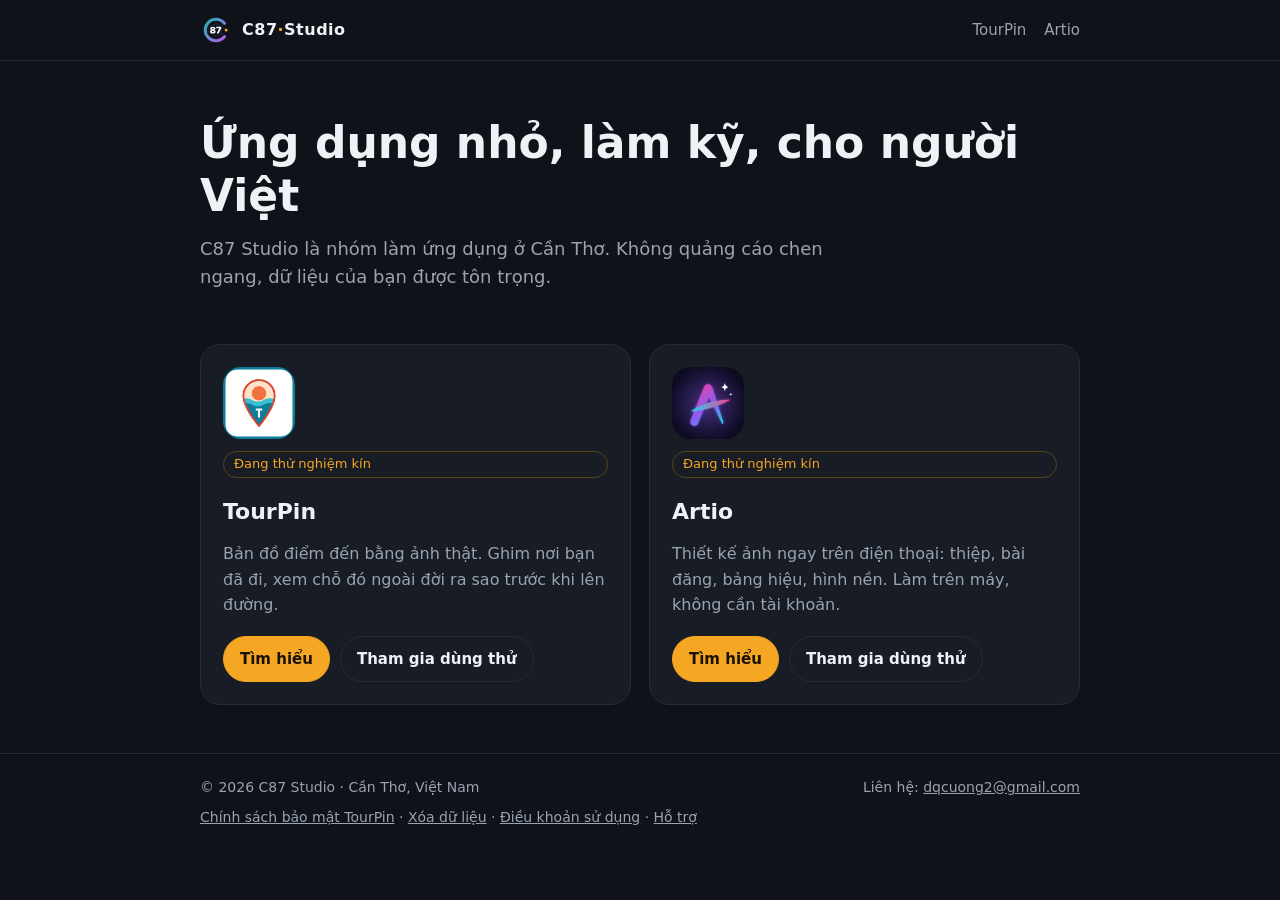
<file: index.html>
<!DOCTYPE html>
<html lang="vi">
<head>
<meta charset="utf-8">
<meta name="viewport" content="width=device-width, initial-scale=1">
<title>C87 Studio — Ứng dụng cho người Việt</title>
<meta name="description" content="C87 Studio làm ứng dụng điện thoại: TourPin (bản đồ điểm đến từ ảnh thật) và Artio (thiết kế ảnh ngay trên điện thoại).">
<link rel="icon" href="/assets/c87-icon.svg" type="image/svg+xml">
<link rel="icon" href="/favicon.ico" sizes="48x48">
<link rel="apple-touch-icon" href="/assets/apple-touch-icon.png">
<link rel="stylesheet" href="/assets/site.css">
</head>
<body>
<header class="top"><div class="wrap">
  <a class="brand" href="/"><img src="/assets/c87-logo.svg" alt="" width="32" height="32">C87<span>·</span>Studio</a>
  <nav><a href="/tourpin/">TourPin</a><a href="/artio/">Artio</a></nav>
</div></header>

<main class="wrap">
  <section class="hero">
    <h1>Ứng dụng nhỏ, làm kỹ, cho người Việt</h1>
    <p>C87 Studio là nhóm làm ứng dụng ở Cần Thơ. Không quảng cáo chen ngang, dữ liệu của bạn được tôn trọng.</p>
  </section>

  <section class="apps">
    <article class="app">
      <img src="/assets/tourpin.png" alt="Biểu tượng TourPin">
      <span class="tag">Đang thử nghiệm kín</span>
      <h2>TourPin</h2>
      <p>Bản đồ điểm đến bằng ảnh thật. Ghim nơi bạn đã đi, xem chỗ đó ngoài đời ra sao trước khi lên đường.</p>
      <div class="btns">
        <a class="btn main" href="/tourpin/">Tìm hiểu</a>
        <a class="btn" href="https://play.google.com/apps/testing/vn.c87.tourpin">Tham gia dùng thử</a>
      </div>
    </article>
    <article class="app">
      <img src="/assets/artio.png" alt="Biểu tượng Artio">
      <span class="tag">Đang thử nghiệm kín</span>
      <h2>Artio</h2>
      <p>Thiết kế ảnh ngay trên điện thoại: thiệp, bài đăng, bảng hiệu, hình nền. Làm trên máy, không cần tài khoản.</p>
      <div class="btns">
        <a class="btn main" href="/artio/">Tìm hiểu</a>
        <a class="btn" href="https://play.google.com/apps/testing/vn.c87.artio">Tham gia dùng thử</a>
      </div>
    </article>
  </section>
</main>

<footer><div class="wrap">
  <span>© 2026 C87 Studio · Cần Thơ, Việt Nam</span>
  <span>Liên hệ: <a href="mailto:dqcuong2@gmail.com">dqcuong2@gmail.com</a></span>
  <span>
    <a href="/tourpin/chinh-sach-bao-mat.html">Chính sách bảo mật TourPin</a> ·
    <a href="/xoa-du-lieu.html">Xóa dữ liệu</a> ·
    <a href="/dieu-khoan.html">Điều khoản sử dụng</a> ·
    <a href="/ho-tro.html">Hỗ trợ</a>
  </span>
</div></footer>
</body>
</html>
</file>
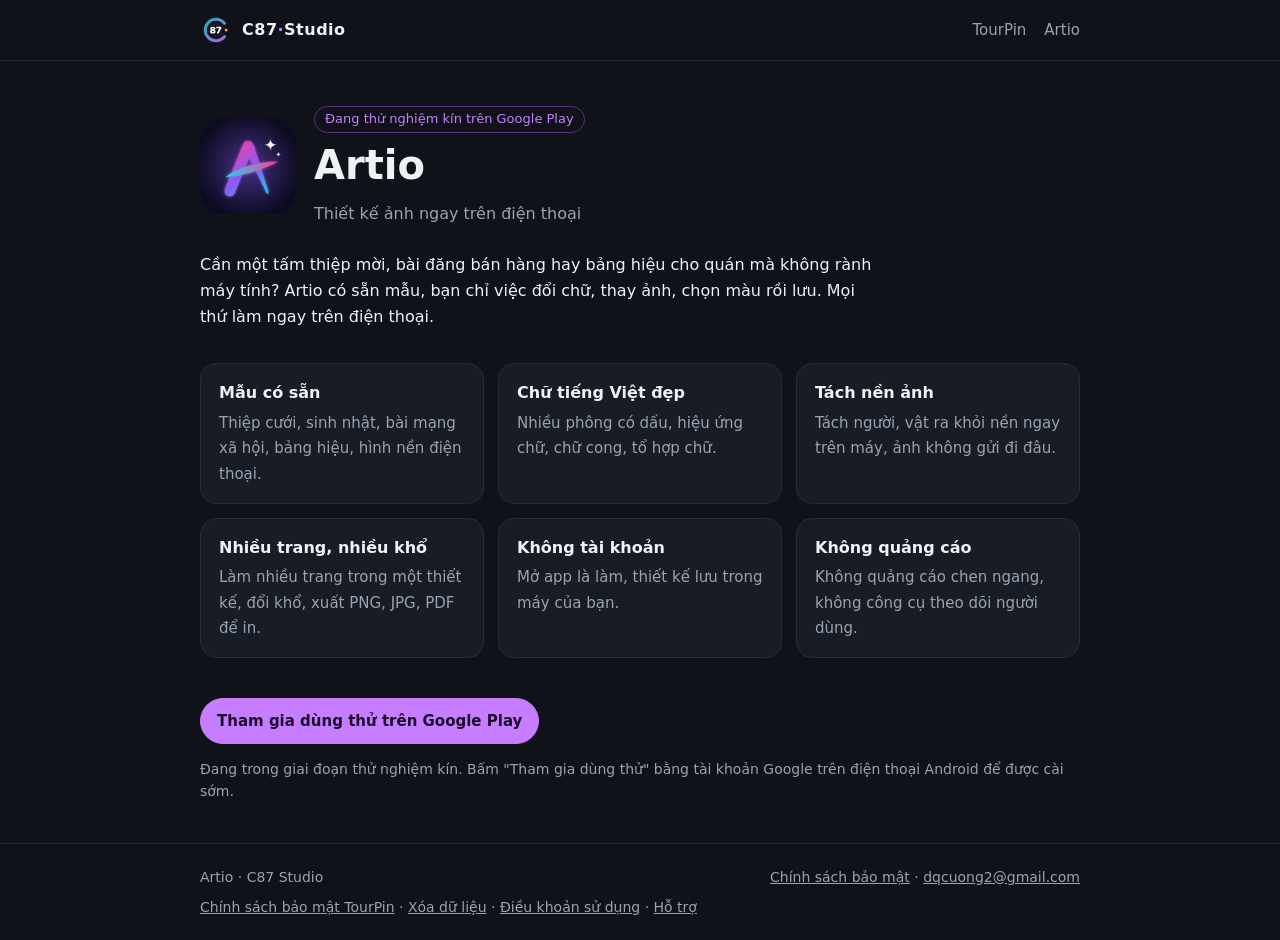
<file: artio/index.html>
<!DOCTYPE html>
<html lang="vi">
<head>
<meta charset="utf-8">
<meta name="viewport" content="width=device-width, initial-scale=1">
<title>Artio — Thiết kế ảnh trên điện thoại | C87 Studio</title>
<meta name="description" content="Artio: làm thiệp, bài đăng mạng xã hội, bảng hiệu, hình nền ngay trên điện thoại. Không cần tài khoản, không quảng cáo. Ứng dụng của C87 Studio.">
<link rel="icon" href="/assets/artio.png">
<link rel="apple-touch-icon" href="/assets/apple-touch-icon.png">
<link rel="stylesheet" href="/assets/site.css">
<style>:root { --accent: #c77dff; } .btn.main { color: #1d0a2b; } .tag { border-color: #5b2f7a; }</style>
</head>
<body>
<header class="top"><div class="wrap">
  <a class="brand" href="/"><img src="/assets/c87-logo.svg" alt="" width="32" height="32">C87<span>·</span>Studio</a>
  <nav><a href="/tourpin/">TourPin</a><a href="/artio/">Artio</a></nav>
</div></header>

<main class="wrap">
  <section class="page-head">
    <img src="/assets/artio.png" alt="Biểu tượng Artio">
    <div>
      <span class="tag">Đang thử nghiệm kín trên Google Play</span>
      <h1>Artio</h1>
      <p class="muted" style="margin:4px 0 0">Thiết kế ảnh ngay trên điện thoại</p>
    </div>
  </section>

  <p style="max-width:680px">Cần một tấm thiệp mời, bài đăng bán hàng hay bảng hiệu cho quán mà không rành máy tính? Artio có sẵn mẫu, bạn chỉ việc đổi chữ, thay ảnh, chọn màu rồi lưu. Mọi thứ làm ngay trên điện thoại.</p>

  <section class="features">
    <div class="feature"><b>Mẫu có sẵn</b><span>Thiệp cưới, sinh nhật, bài mạng xã hội, bảng hiệu, hình nền điện thoại.</span></div>
    <div class="feature"><b>Chữ tiếng Việt đẹp</b><span>Nhiều phông có dấu, hiệu ứng chữ, chữ cong, tổ hợp chữ.</span></div>
    <div class="feature"><b>Tách nền ảnh</b><span>Tách người, vật ra khỏi nền ngay trên máy, ảnh không gửi đi đâu.</span></div>
    <div class="feature"><b>Nhiều trang, nhiều khổ</b><span>Làm nhiều trang trong một thiết kế, đổi khổ, xuất PNG, JPG, PDF để in.</span></div>
    <div class="feature"><b>Không tài khoản</b><span>Mở app là làm, thiết kế lưu trong máy của bạn.</span></div>
    <div class="feature"><b>Không quảng cáo</b><span>Không quảng cáo chen ngang, không công cụ theo dõi người dùng.</span></div>
  </section>

  <div class="btns" style="margin-bottom:12px">
    <a class="btn main" href="https://play.google.com/apps/testing/vn.c87.artio">Tham gia dùng thử trên Google Play</a>
  </div>
  <p class="muted" style="font-size:14px;margin-bottom:40px">Đang trong giai đoạn thử nghiệm kín. Bấm "Tham gia dùng thử" bằng tài khoản Google trên điện thoại Android để được cài sớm.</p>
</main>

<footer><div class="wrap">
  <span>Artio · C87 Studio</span>
  <span>
    <a href="/artio/chinh-sach-bao-mat.html">Chính sách bảo mật</a> ·
    <a href="mailto:dqcuong2@gmail.com">dqcuong2@gmail.com</a>
  </span>
  <span>
    <a href="/tourpin/chinh-sach-bao-mat.html">Chính sách bảo mật TourPin</a> ·
    <a href="/xoa-du-lieu.html">Xóa dữ liệu</a> ·
    <a href="/dieu-khoan.html">Điều khoản sử dụng</a> ·
    <a href="/ho-tro.html">Hỗ trợ</a>
  </span>
</div></footer>
</body>
</html>
</file>
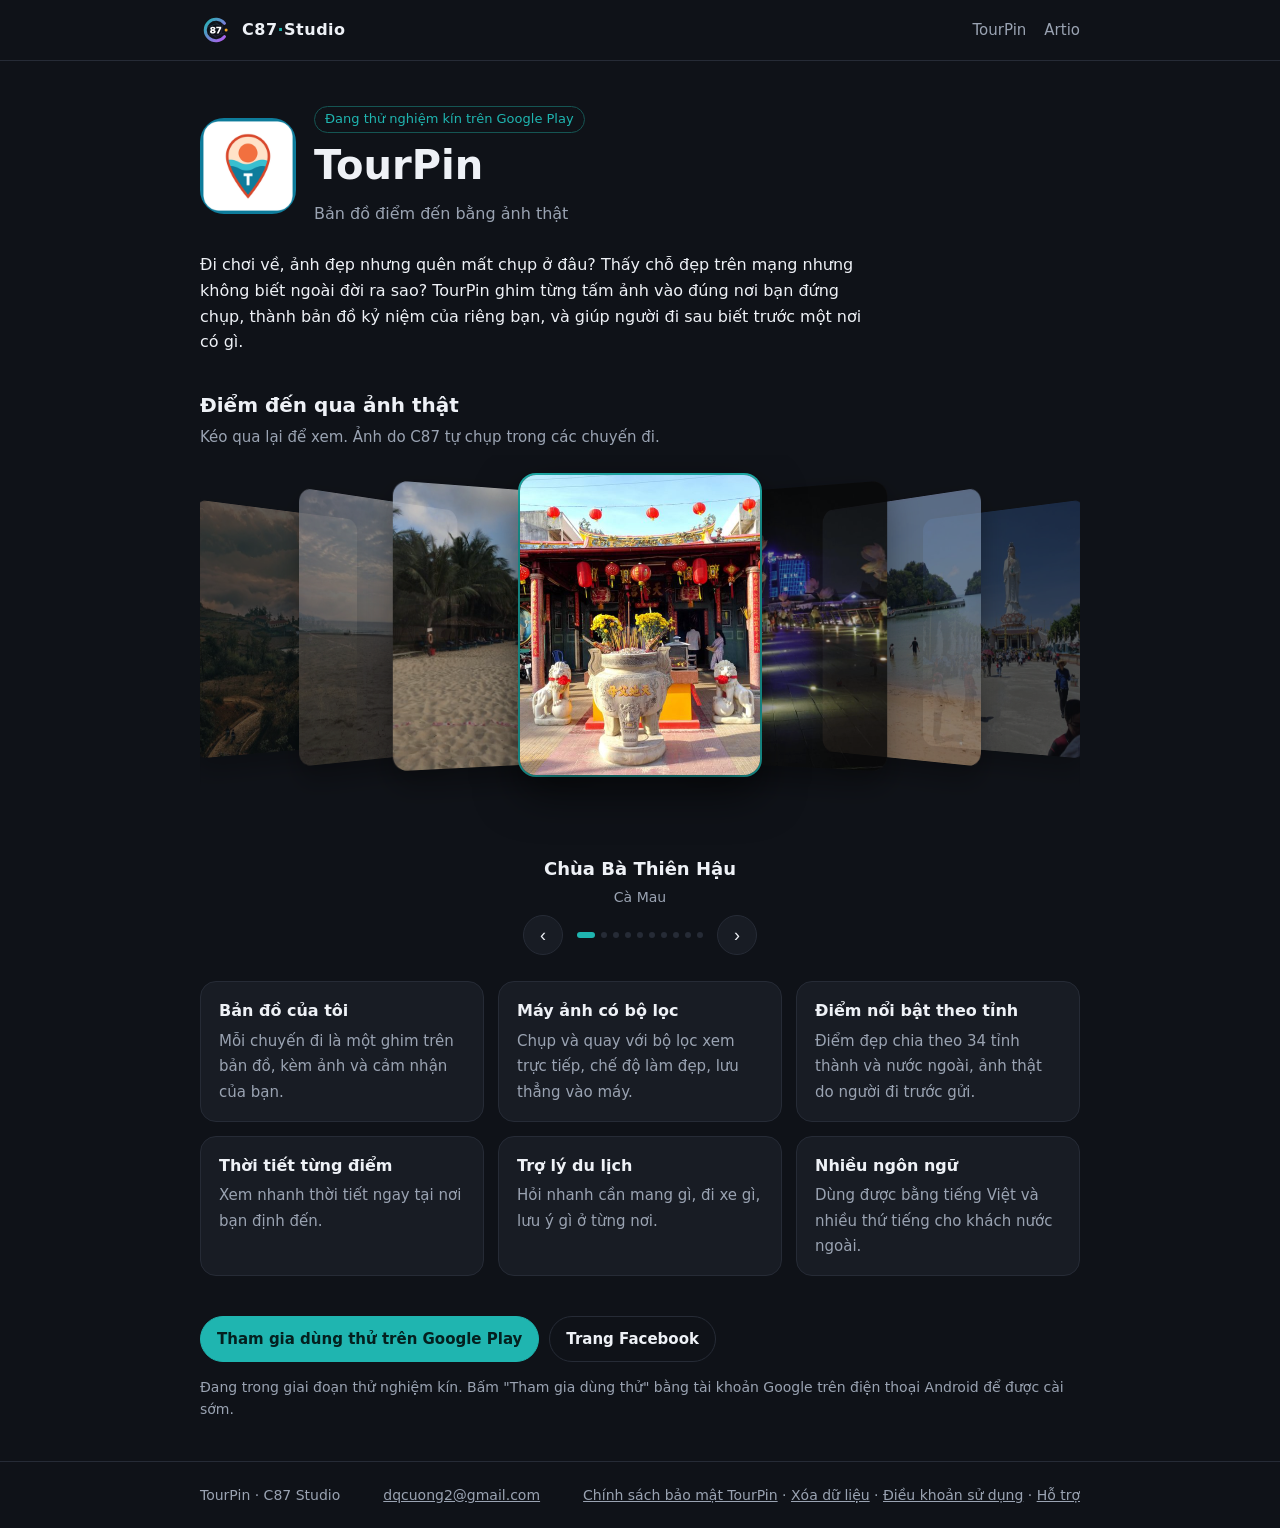
<file: tourpin/index.html>
<!DOCTYPE html>
<html lang="vi">
<head>
<meta charset="utf-8">
<meta name="viewport" content="width=device-width, initial-scale=1">
<title>TourPin — Bản đồ điểm đến bằng ảnh thật | C87 Studio</title>
<meta name="description" content="TourPin: ghim nơi bạn đã đi lên bản đồ, xem ảnh thật của từng điểm đến, chia sẻ cho bạn bè. Ứng dụng của C87 Studio.">
<link rel="icon" href="/assets/tourpin.png">
<link rel="apple-touch-icon" href="/assets/apple-touch-icon.png">
<link rel="stylesheet" href="/assets/site.css">
<link rel="stylesheet" href="/assets/carousel.css">
<style>:root { --accent: #1fb5b0; } .btn.main { color: #04201f; } .tag { border-color: #155553; }</style>
</head>
<body>
<header class="top"><div class="wrap">
  <a class="brand" href="/"><img src="/assets/c87-logo.svg" alt="" width="32" height="32">C87<span>·</span>Studio</a>
  <nav><a href="/tourpin/">TourPin</a><a href="/artio/">Artio</a></nav>
</div></header>

<main class="wrap">
  <section class="page-head">
    <img src="/assets/tourpin.png" alt="Biểu tượng TourPin">
    <div>
      <span class="tag">Đang thử nghiệm kín trên Google Play</span>
      <h1>TourPin</h1>
      <p class="muted" style="margin:4px 0 0">Bản đồ điểm đến bằng ảnh thật</p>
    </div>
  </section>

  <p style="max-width:680px">Đi chơi về, ảnh đẹp nhưng quên mất chụp ở đâu? Thấy chỗ đẹp trên mạng nhưng không biết ngoài đời ra sao? TourPin ghim từng tấm ảnh vào đúng nơi bạn đứng chụp, thành bản đồ kỷ niệm của riêng bạn, và giúp người đi sau biết trước một nơi có gì.</p>


  <section class="carousel" data-carousel tabindex="0" aria-label="Ảnh điểm đến">
    <h2 style="font-size:20px;margin:0 0 4px">Điểm đến qua ảnh thật</h2>
    <p class="muted" style="margin:0 0 6px;font-size:15px">Kéo qua lại để xem. Ảnh do C87 tự chụp trong các chuyến đi.</p>
    <div class="carousel-stage">
      <div class="carousel-card" data-title="Chùa Bà Thiên Hậu" data-sub="Cà Mau"><img src="/assets/diem/thien-hau.jpg" alt="Chùa Bà Thiên Hậu" loading="lazy"></div>
      <div class="carousel-card" data-title="Cầu đi bộ Ninh Kiều" data-sub="Cần Thơ"><img src="/assets/diem/ninh-kieu.jpg" alt="Cầu đi bộ Ninh Kiều" loading="lazy"></div>
      <div class="carousel-card" data-title="Hòn Phụ Tử" data-sub="Kiên Lương, An Giang"><img src="/assets/diem/hon-phu-tu.jpg" alt="Hòn Phụ Tử" loading="lazy"></div>
      <div class="carousel-card" data-title="Mẹ Quan Âm Đông Hải" data-sub="Bạc Liêu cũ, Cà Mau"><img src="/assets/diem/me-dong-hai.jpg" alt="Mẹ Quan Âm Đông Hải" loading="lazy"></div>
      <div class="carousel-card" data-title="Đảo Hòn Sơn" data-sub="Kiên Hải, An Giang"><img src="/assets/diem/hon-son.jpg" alt="Đảo Hòn Sơn" loading="lazy"></div>
      <div class="carousel-card" data-title="Bãi Cây Dừa" data-sub="Hòn Sơn, An Giang"><img src="/assets/diem/bai-cay-dua.jpg" alt="Bãi Cây Dừa" loading="lazy"></div>
      <div class="carousel-card" data-title="Núi Sam" data-sub="Châu Đốc, An Giang"><img src="/assets/diem/nui-sam.jpg" alt="Núi Sam" loading="lazy"></div>
      <div class="carousel-card" data-title="Đố bạn: đây là đâu?" data-sub="Một chuyến ra Bắc"><img src="/assets/diem/mien-bac.jpg" alt="Đố bạn: đây là đâu?" loading="lazy"></div>
      <div class="carousel-card" data-title="Furama Resort" data-sub="Đà Nẵng"><img src="/assets/diem/furama.jpg" alt="Furama Resort" loading="lazy"></div>
      <div class="carousel-card" data-title="Bãi Trường" data-sub="Phú Quốc, An Giang"><img src="/assets/diem/bai-truong.jpg" alt="Bãi Trường" loading="lazy"></div>
    </div>
    <div class="carousel-caption"><b></b><span></span></div>
    <div class="carousel-nav">
      <button type="button" data-prev aria-label="Ảnh trước">‹</button>
      <div class="carousel-dots"></div>
      <button type="button" data-next aria-label="Ảnh sau">›</button>
    </div>
  </section>

  <section class="features">
    <div class="feature"><b>Bản đồ của tôi</b><span>Mỗi chuyến đi là một ghim trên bản đồ, kèm ảnh và cảm nhận của bạn.</span></div>
    <div class="feature"><b>Máy ảnh có bộ lọc</b><span>Chụp và quay với bộ lọc xem trực tiếp, chế độ làm đẹp, lưu thẳng vào máy.</span></div>
    <div class="feature"><b>Điểm nổi bật theo tỉnh</b><span>Điểm đẹp chia theo 34 tỉnh thành và nước ngoài, ảnh thật do người đi trước gửi.</span></div>
    <div class="feature"><b>Thời tiết từng điểm</b><span>Xem nhanh thời tiết ngay tại nơi bạn định đến.</span></div>
    <div class="feature"><b>Trợ lý du lịch</b><span>Hỏi nhanh cần mang gì, đi xe gì, lưu ý gì ở từng nơi.</span></div>
    <div class="feature"><b>Nhiều ngôn ngữ</b><span>Dùng được bằng tiếng Việt và nhiều thứ tiếng cho khách nước ngoài.</span></div>
  </section>

  <div class="btns" style="margin-bottom:12px">
    <a class="btn main" href="https://play.google.com/apps/testing/vn.c87.tourpin">Tham gia dùng thử trên Google Play</a>
    <a class="btn" href="https://www.facebook.com/profile.php?id=61596469836350">Trang Facebook</a>
  </div>
  <p class="muted" style="font-size:14px;margin-bottom:40px">Đang trong giai đoạn thử nghiệm kín. Bấm "Tham gia dùng thử" bằng tài khoản Google trên điện thoại Android để được cài sớm.</p>
</main>

<footer><div class="wrap">
  <span>TourPin · C87 Studio</span>
  <span>
    <a href="mailto:dqcuong2@gmail.com">dqcuong2@gmail.com</a>
  </span>
  <span>
    <a href="/tourpin/chinh-sach-bao-mat.html">Chính sách bảo mật TourPin</a> ·
    <a href="/xoa-du-lieu.html">Xóa dữ liệu</a> ·
    <a href="/dieu-khoan.html">Điều khoản sử dụng</a> ·
    <a href="/ho-tro.html">Hỗ trợ</a>
  </span>
</div></footer>
<script src="/assets/carousel.js"></script>
</body>
</html>
</file>
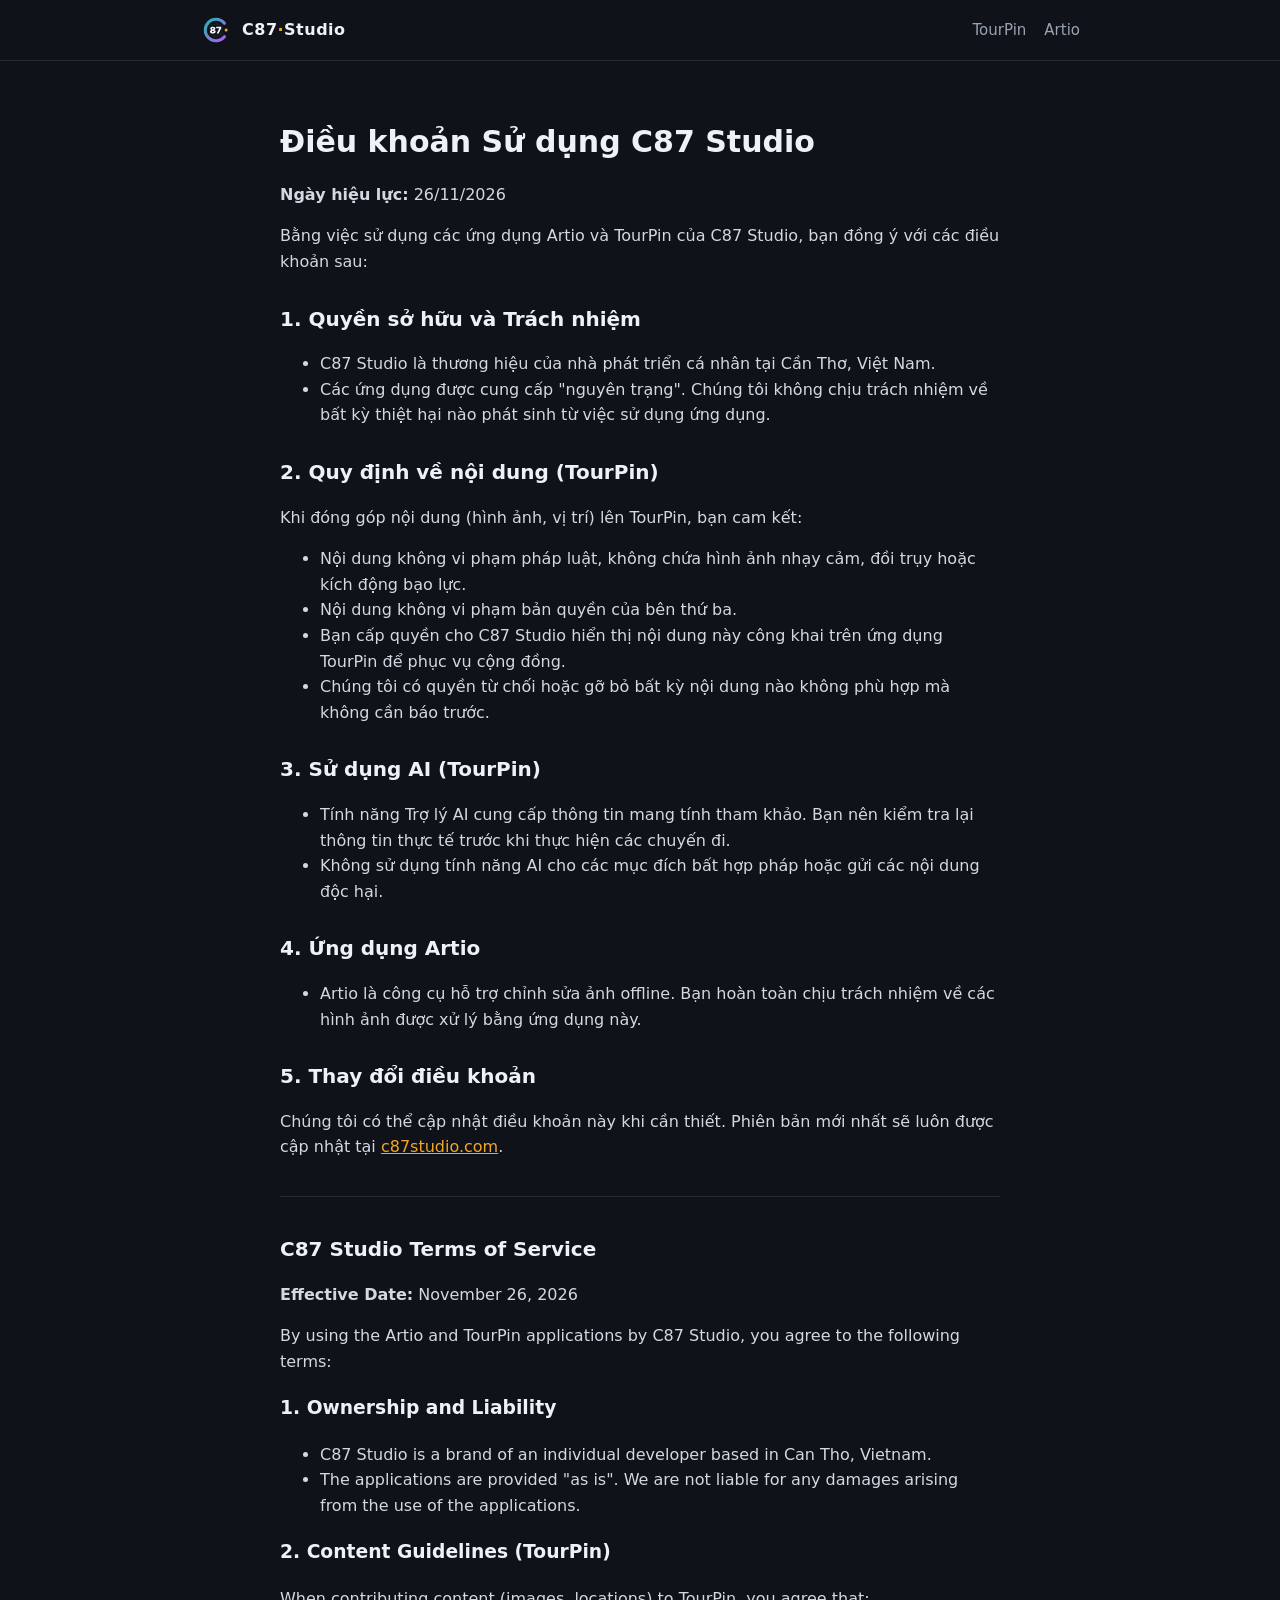
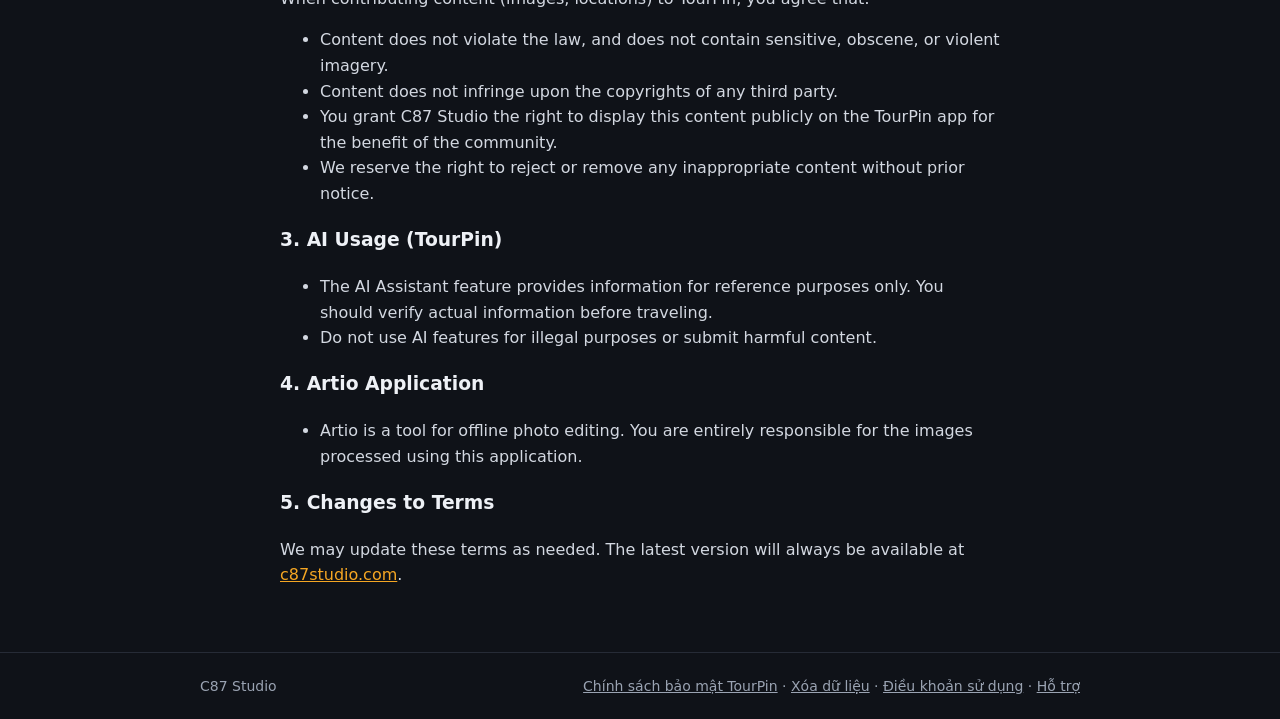
<file: dieu-khoan.html>
<!DOCTYPE html>
<html lang="vi">
<head>
<meta charset="utf-8">
<meta name="viewport" content="width=device-width, initial-scale=1">
<title>Điều khoản Sử dụng | C87 Studio</title>
<link rel="icon" href="/assets/c87-icon.svg">
<link rel="apple-touch-icon" href="/assets/apple-touch-icon.png">
<link rel="stylesheet" href="/assets/site.css">
</head>
<body>
<header class="top"><div class="wrap">
  <a class="brand" href="/"><img src="/assets/c87-logo.svg" alt="" width="32" height="32">C87<span>·</span>Studio</a>
  <nav><a href="/tourpin/">TourPin</a><a href="/artio/">Artio</a></nav>
</div></header>

<main class="wrap doc">
  <section id="vi" lang="vi">
    <h1>Điều khoản Sử dụng C87 Studio</h1>
    <p><strong>Ngày hiệu lực:</strong> 26/11/2026</p>
    <p>Bằng việc sử dụng các ứng dụng Artio và TourPin của C87 Studio, bạn đồng ý với các điều khoản sau:</p>
    <h2>1. Quyền sở hữu và Trách nhiệm</h2>
    <ul>
      <li>C87 Studio là thương hiệu của nhà phát triển cá nhân tại Cần Thơ, Việt Nam.</li>
      <li>Các ứng dụng được cung cấp "nguyên trạng". Chúng tôi không chịu trách nhiệm về bất kỳ thiệt hại nào phát sinh từ việc sử dụng ứng dụng.</li>
    </ul>
    <h2>2. Quy định về nội dung (TourPin)</h2>
    <p>Khi đóng góp nội dung (hình ảnh, vị trí) lên TourPin, bạn cam kết:</p>
    <ul>
      <li>Nội dung không vi phạm pháp luật, không chứa hình ảnh nhạy cảm, đồi trụy hoặc kích động bạo lực.</li>
      <li>Nội dung không vi phạm bản quyền của bên thứ ba.</li>
      <li>Bạn cấp quyền cho C87 Studio hiển thị nội dung này công khai trên ứng dụng TourPin để phục vụ cộng đồng.</li>
      <li>Chúng tôi có quyền từ chối hoặc gỡ bỏ bất kỳ nội dung nào không phù hợp mà không cần báo trước.</li>
    </ul>
    <h2>3. Sử dụng AI (TourPin)</h2>
    <ul>
      <li>Tính năng Trợ lý AI cung cấp thông tin mang tính tham khảo. Bạn nên kiểm tra lại thông tin thực tế trước khi thực hiện các chuyến đi.</li>
      <li>Không sử dụng tính năng AI cho các mục đích bất hợp pháp hoặc gửi các nội dung độc hại.</li>
    </ul>
    <h2>4. Ứng dụng Artio</h2>
    <ul>
      <li>Artio là công cụ hỗ trợ chỉnh sửa ảnh offline. Bạn hoàn toàn chịu trách nhiệm về các hình ảnh được xử lý bằng ứng dụng này.</li>
    </ul>
    <h2>5. Thay đổi điều khoản</h2>
    <p>Chúng tôi có thể cập nhật điều khoản này khi cần thiết. Phiên bản mới nhất sẽ luôn được cập nhật tại <a href="/">c87studio.com</a>.</p>
  </section>

  <hr>

  <section id="en" lang="en">
    <h2>C87 Studio Terms of Service</h2>
    <p><strong>Effective Date:</strong> November 26, 2026</p>
    <p>By using the Artio and TourPin applications by C87 Studio, you agree to the following terms:</p>
    <h3>1. Ownership and Liability</h3>
    <ul>
      <li>C87 Studio is a brand of an individual developer based in Can Tho, Vietnam.</li>
      <li>The applications are provided "as is". We are not liable for any damages arising from the use of the applications.</li>
    </ul>
    <h3>2. Content Guidelines (TourPin)</h3>
    <p>When contributing content (images, locations) to TourPin, you agree that:</p>
    <ul>
      <li>Content does not violate the law, and does not contain sensitive, obscene, or violent imagery.</li>
      <li>Content does not infringe upon the copyrights of any third party.</li>
      <li>You grant C87 Studio the right to display this content publicly on the TourPin app for the benefit of the community.</li>
      <li>We reserve the right to reject or remove any inappropriate content without prior notice.</li>
    </ul>
    <h3>3. AI Usage (TourPin)</h3>
    <ul>
      <li>The AI Assistant feature provides information for reference purposes only. You should verify actual information before traveling.</li>
      <li>Do not use AI features for illegal purposes or submit harmful content.</li>
    </ul>
    <h3>4. Artio Application</h3>
    <ul>
      <li>Artio is a tool for offline photo editing. You are entirely responsible for the images processed using this application.</li>
    </ul>
    <h3>5. Changes to Terms</h3>
    <p>We may update these terms as needed. The latest version will always be available at <a href="/">c87studio.com</a>.</p>
  </section>
</main>

<footer><div class="wrap">
  <span>C87 Studio</span>
  <span>
    <a href="/tourpin/chinh-sach-bao-mat.html">Chính sách bảo mật TourPin</a> ·
    <a href="/xoa-du-lieu.html">Xóa dữ liệu</a> ·
    <a href="/dieu-khoan.html">Điều khoản sử dụng</a> ·
    <a href="/ho-tro.html">Hỗ trợ</a>
  </span>
</div></footer>
</body>
</html>
</file>
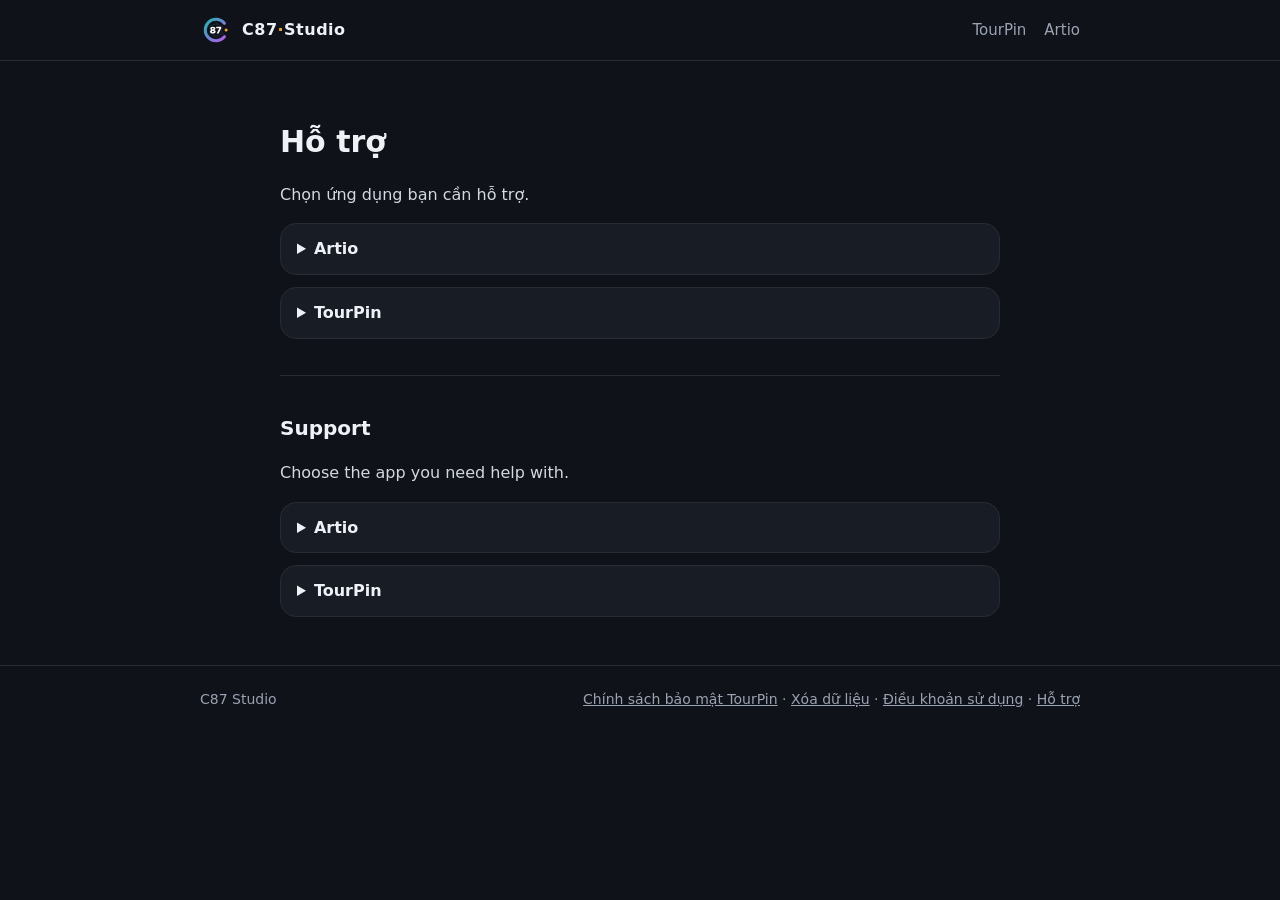
<file: ho-tro.html>
<!DOCTYPE html>
<html lang="vi">
<head>
<meta charset="utf-8">
<meta name="viewport" content="width=device-width, initial-scale=1">
<title>Hỗ trợ | C87 Studio</title>
<link rel="icon" href="/assets/c87-icon.svg">
<link rel="apple-touch-icon" href="/assets/apple-touch-icon.png">
<link rel="stylesheet" href="/assets/site.css">
</head>
<body>
<header class="top"><div class="wrap">
  <a class="brand" href="/"><img src="/assets/c87-logo.svg" alt="" width="32" height="32">C87<span>·</span>Studio</a>
  <nav><a href="/tourpin/">TourPin</a><a href="/artio/">Artio</a></nav>
</div></header>

<main class="wrap doc">
  <section lang="vi">
    <h1>Hỗ trợ</h1>
    <p>Chọn ứng dụng bạn cần hỗ trợ.</p>

    <details name="ung-dung-ho-tro">
      <summary>Artio</summary>
      <p><a class="btn main" href="mailto:dqcuong2@gmail.com?subject=H%E1%BB%97%20tr%E1%BB%A3%20Artio">Gửi email hỗ trợ Artio</a></p>
      <h2>Câu hỏi thường gặp</h2>
      <dl>
        <dt>Artio lưu ảnh và thiết kế ở đâu?</dt>
        <dd>Ảnh và thiết kế được lưu trên thiết bị của bạn. Xem <a href="/artio/chinh-sach-bao-mat.html">chính sách bảo mật Artio</a>.</dd>
        <dt>Gỡ Artio có xóa thiết kế không?</dt>
        <dd>Gỡ ứng dụng sẽ xóa thiết kế lưu trong Artio. Những tệp bạn đã lưu ra ngoài vẫn còn.</dd>
      </dl>
    </details>

    <details name="ung-dung-ho-tro">
      <summary>TourPin</summary>
      <p><a class="btn main" href="mailto:dqcuong2@gmail.com?subject=H%E1%BB%97%20tr%E1%BB%A3%20TourPin">Gửi email hỗ trợ TourPin</a></p>
      <h2>Câu hỏi thường gặp</h2>
      <dl>
        <dt>Làm sao để gỡ điểm hoặc ảnh đã gửi?</dt>
        <dd>Mở bài viết của bạn trong TourPin và chọn “Gỡ bài của tôi”. Nếu đã đổi thiết bị hoặc cài lại ứng dụng, xem <a href="/xoa-du-lieu.html">hướng dẫn xóa dữ liệu</a> để gửi yêu cầu qua email.</dd>
        <dt>Khi nào TourPin dùng vị trí?</dt>
        <dd>TourPin chỉ dùng vị trí khi bạn đang mở ứng dụng. Xem <a href="/tourpin/chinh-sach-bao-mat.html">chính sách bảo mật TourPin</a>.</dd>
      </dl>
    </details>
  </section>

  <hr>

  <section lang="en">
    <h2>Support</h2>
    <p>Choose the app you need help with.</p>

    <details name="support-app">
      <summary>Artio</summary>
      <p><a class="btn main" href="mailto:dqcuong2@gmail.com?subject=Artio%20Support">Email Artio support</a></p>
      <h3>Frequently asked questions</h3>
      <dl>
        <dt>Where does Artio store photos and designs?</dt>
        <dd>Photos and designs are stored on your device. See the <a href="/artio/chinh-sach-bao-mat.html">Artio privacy policy</a> in Vietnamese.</dd>
        <dt>Does uninstalling Artio delete my designs?</dt>
        <dd>Uninstalling the app deletes designs stored in Artio. Files you saved outside the app remain on your device.</dd>
      </dl>
    </details>

    <details name="support-app">
      <summary>TourPin</summary>
      <p><a class="btn main" href="mailto:dqcuong2@gmail.com?subject=TourPin%20Support">Email TourPin support</a></p>
      <h3>Frequently asked questions</h3>
      <dl>
        <dt>How do I remove a spot or photo I submitted?</dt>
        <dd>Open your post in TourPin and select “Remove my post.” If you changed devices or reinstalled the app, follow the <a href="/xoa-du-lieu.html#en">data deletion instructions</a> to send an email request.</dd>
        <dt>When does TourPin use my location?</dt>
        <dd>TourPin only uses your location while the app is in use. See the <a href="/tourpin/chinh-sach-bao-mat.html#en">TourPin privacy policy</a>.</dd>
      </dl>
    </details>
  </section>
</main>

<footer><div class="wrap">
  <span>C87 Studio</span>
  <span>
    <a href="/tourpin/chinh-sach-bao-mat.html">Chính sách bảo mật TourPin</a> ·
    <a href="/xoa-du-lieu.html">Xóa dữ liệu</a> ·
    <a href="/dieu-khoan.html">Điều khoản sử dụng</a> ·
    <a href="/ho-tro.html">Hỗ trợ</a>
  </span>
</div></footer>
</body>
</html>
</file>
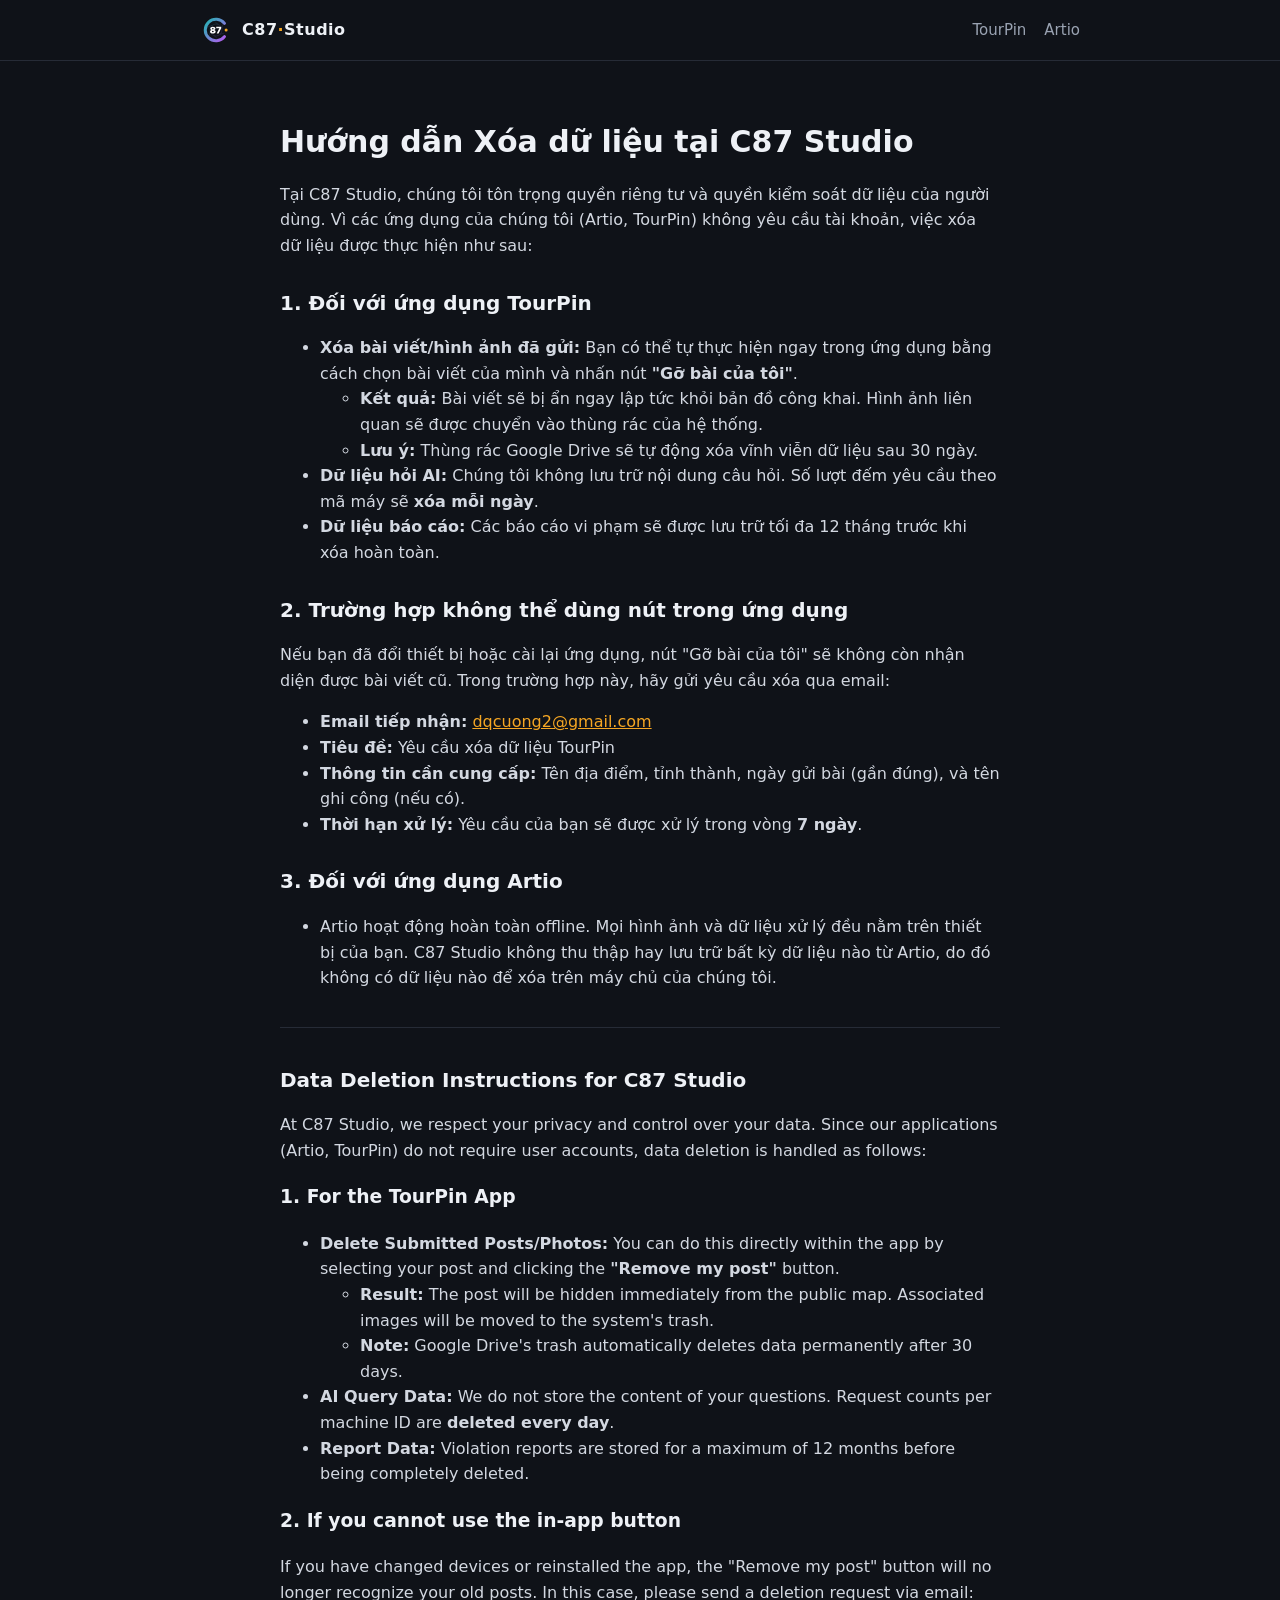
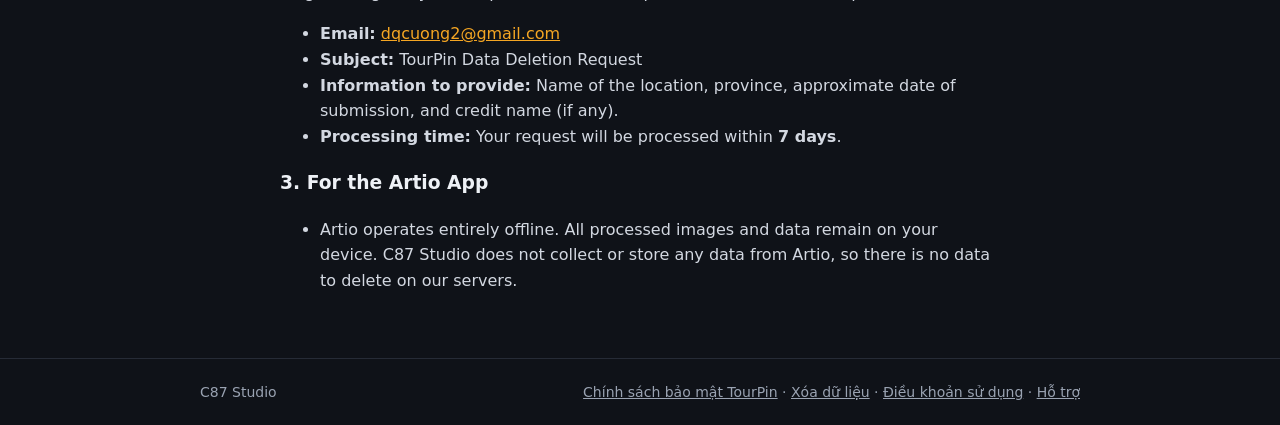
<file: xoa-du-lieu.html>
<!DOCTYPE html>
<html lang="vi">
<head>
<meta charset="utf-8">
<meta name="viewport" content="width=device-width, initial-scale=1">
<title>Hướng dẫn Xóa dữ liệu | C87 Studio</title>
<link rel="icon" href="/assets/c87-icon.svg">
<link rel="apple-touch-icon" href="/assets/apple-touch-icon.png">
<link rel="stylesheet" href="/assets/site.css">
</head>
<body>
<header class="top"><div class="wrap">
  <a class="brand" href="/"><img src="/assets/c87-logo.svg" alt="" width="32" height="32">C87<span>·</span>Studio</a>
  <nav><a href="/tourpin/">TourPin</a><a href="/artio/">Artio</a></nav>
</div></header>

<main class="wrap doc">
  <section id="vi" lang="vi">
    <h1>Hướng dẫn Xóa dữ liệu tại C87 Studio</h1>
    <p>Tại C87 Studio, chúng tôi tôn trọng quyền riêng tư và quyền kiểm soát dữ liệu của người dùng. Vì các ứng dụng của chúng tôi (Artio, TourPin) không yêu cầu tài khoản, việc xóa dữ liệu được thực hiện như sau:</p>
    <h2>1. Đối với ứng dụng TourPin</h2>
    <ul>
      <li><strong>Xóa bài viết/hình ảnh đã gửi:</strong> Bạn có thể tự thực hiện ngay trong ứng dụng bằng cách chọn bài viết của mình và nhấn nút <strong>"Gỡ bài của tôi"</strong>.
        <ul>
          <li><strong>Kết quả:</strong> Bài viết sẽ bị ẩn ngay lập tức khỏi bản đồ công khai. Hình ảnh liên quan sẽ được chuyển vào thùng rác của hệ thống.</li>
          <li><strong>Lưu ý:</strong> Thùng rác Google Drive sẽ tự động xóa vĩnh viễn dữ liệu sau 30 ngày.</li>
        </ul>
      </li>
      <li><strong>Dữ liệu hỏi AI:</strong> Chúng tôi không lưu trữ nội dung câu hỏi. Số lượt đếm yêu cầu theo mã máy sẽ <strong>xóa mỗi ngày</strong>.</li>
      <li><strong>Dữ liệu báo cáo:</strong> Các báo cáo vi phạm sẽ được lưu trữ tối đa 12 tháng trước khi xóa hoàn toàn.</li>
    </ul>
    <h2>2. Trường hợp không thể dùng nút trong ứng dụng</h2>
    <p>Nếu bạn đã đổi thiết bị hoặc cài lại ứng dụng, nút "Gỡ bài của tôi" sẽ không còn nhận diện được bài viết cũ. Trong trường hợp này, hãy gửi yêu cầu xóa qua email:</p>
    <ul>
      <li><strong>Email tiếp nhận:</strong> <a href="mailto:dqcuong2@gmail.com?subject=Y%C3%AAu%20c%E1%BA%A7u%20x%C3%B3a%20d%E1%BB%AF%20li%E1%BB%87u%20TourPin">dqcuong2@gmail.com</a></li>
      <li><strong>Tiêu đề:</strong> Yêu cầu xóa dữ liệu TourPin</li>
      <li><strong>Thông tin cần cung cấp:</strong> Tên địa điểm, tỉnh thành, ngày gửi bài (gần đúng), và tên ghi công (nếu có).</li>
      <li><strong>Thời hạn xử lý:</strong> Yêu cầu của bạn sẽ được xử lý trong vòng <strong>7 ngày</strong>.</li>
    </ul>
    <h2>3. Đối với ứng dụng Artio</h2>
    <ul>
      <li>Artio hoạt động hoàn toàn offline. Mọi hình ảnh và dữ liệu xử lý đều nằm trên thiết bị của bạn. C87 Studio không thu thập hay lưu trữ bất kỳ dữ liệu nào từ Artio, do đó không có dữ liệu nào để xóa trên máy chủ của chúng tôi.</li>
    </ul>
  </section>

  <hr>

  <section id="en" lang="en">
    <h2>Data Deletion Instructions for C87 Studio</h2>
    <p>At C87 Studio, we respect your privacy and control over your data. Since our applications (Artio, TourPin) do not require user accounts, data deletion is handled as follows:</p>
    <h3>1. For the TourPin App</h3>
    <ul>
      <li><strong>Delete Submitted Posts/Photos:</strong> You can do this directly within the app by selecting your post and clicking the <strong>"Remove my post"</strong> button.
        <ul>
          <li><strong>Result:</strong> The post will be hidden immediately from the public map. Associated images will be moved to the system's trash.</li>
          <li><strong>Note:</strong> Google Drive's trash automatically deletes data permanently after 30 days.</li>
        </ul>
      </li>
      <li><strong>AI Query Data:</strong> We do not store the content of your questions. Request counts per machine ID are <strong>deleted every day</strong>.</li>
      <li><strong>Report Data:</strong> Violation reports are stored for a maximum of 12 months before being completely deleted.</li>
    </ul>
    <h3>2. If you cannot use the in-app button</h3>
    <p>If you have changed devices or reinstalled the app, the "Remove my post" button will no longer recognize your old posts. In this case, please send a deletion request via email:</p>
    <ul>
      <li><strong>Email:</strong> <a href="mailto:dqcuong2@gmail.com?subject=TourPin%20Data%20Deletion%20Request">dqcuong2@gmail.com</a></li>
      <li><strong>Subject:</strong> TourPin Data Deletion Request</li>
      <li><strong>Information to provide:</strong> Name of the location, province, approximate date of submission, and credit name (if any).</li>
      <li><strong>Processing time:</strong> Your request will be processed within <strong>7 days</strong>.</li>
    </ul>
    <h3>3. For the Artio App</h3>
    <ul>
      <li>Artio operates entirely offline. All processed images and data remain on your device. C87 Studio does not collect or store any data from Artio, so there is no data to delete on our servers.</li>
    </ul>
  </section>
</main>

<footer><div class="wrap">
  <span>C87 Studio</span>
  <span>
    <a href="/tourpin/chinh-sach-bao-mat.html">Chính sách bảo mật TourPin</a> ·
    <a href="/xoa-du-lieu.html">Xóa dữ liệu</a> ·
    <a href="/dieu-khoan.html">Điều khoản sử dụng</a> ·
    <a href="/ho-tro.html">Hỗ trợ</a>
  </span>
</div></footer>
</body>
</html>
</file>
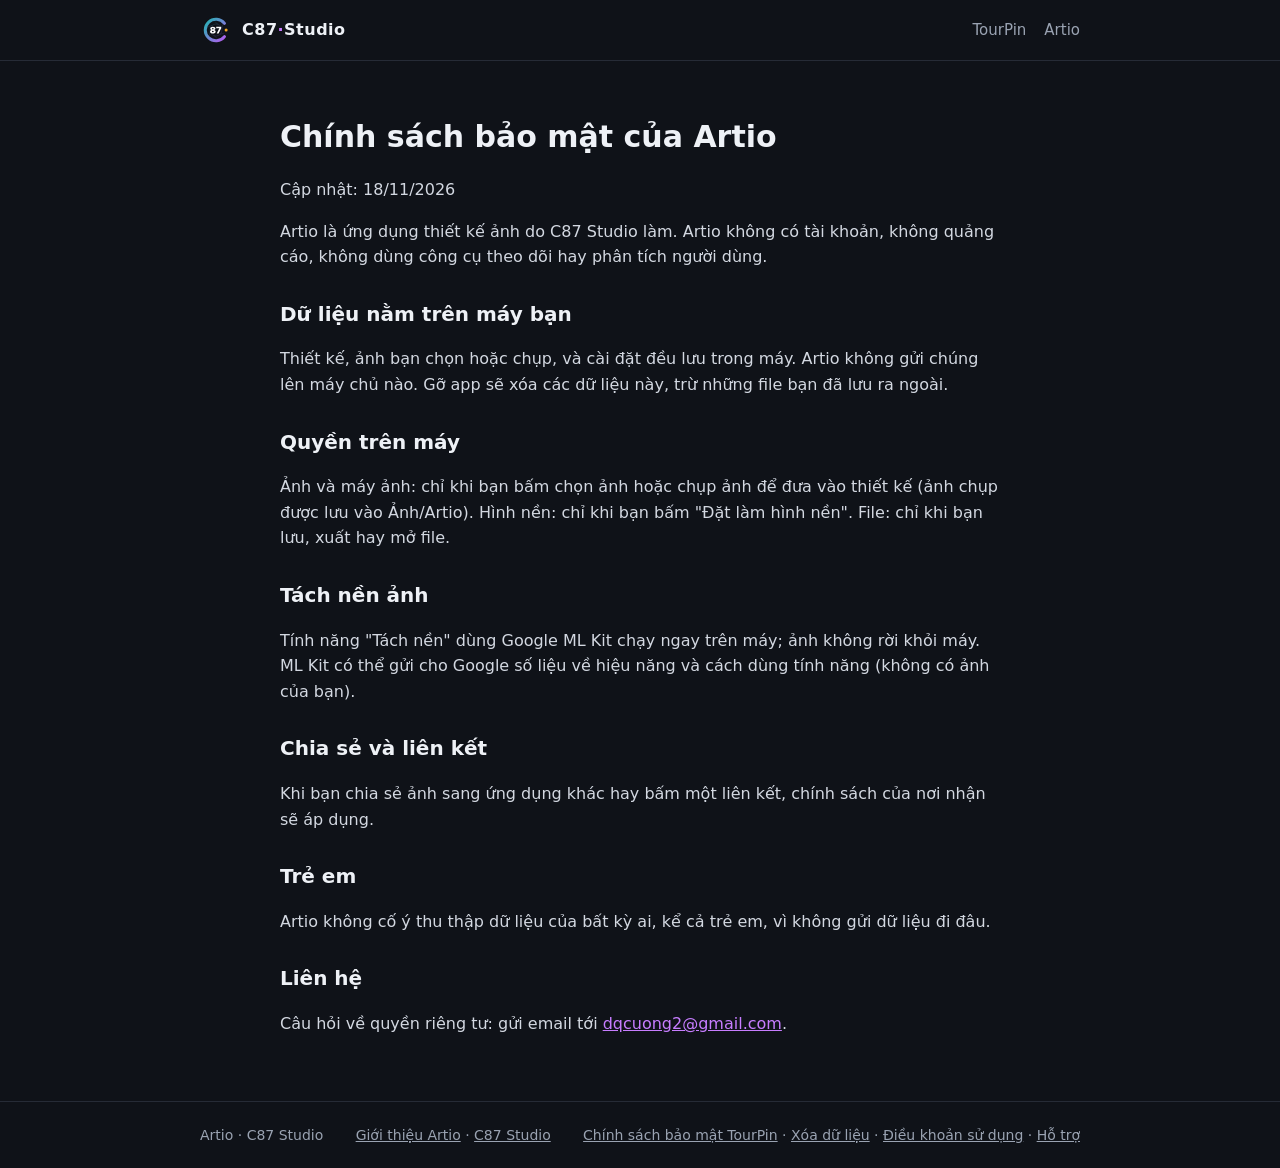
<file: artio/chinh-sach-bao-mat.html>
<!DOCTYPE html>
<html lang="vi">
<head>
<meta charset="utf-8">
<meta name="viewport" content="width=device-width, initial-scale=1">
<title>Chính sách bảo mật — Artio | C87 Studio</title>
<link rel="icon" href="/assets/artio.png">
<link rel="apple-touch-icon" href="/assets/apple-touch-icon.png">
<link rel="stylesheet" href="/assets/site.css">
<style>:root { --accent: #c77dff; }</style>
</head>
<body>
<header class="top"><div class="wrap">
  <a class="brand" href="/"><img src="/assets/c87-logo.svg" alt="" width="32" height="32">C87<span>·</span>Studio</a>
  <nav><a href="/tourpin/">TourPin</a><a href="/artio/">Artio</a></nav>
</div></header>

<main class="wrap doc">
  <h1>Chính sách bảo mật của Artio</h1>
  <p class="muted">Cập nhật: 18/11/2026</p>
  <p>Artio là ứng dụng thiết kế ảnh do C87 Studio làm. Artio không có tài khoản, không quảng cáo, không dùng công cụ theo dõi hay phân tích người dùng.</p>

  <h2>Dữ liệu nằm trên máy bạn</h2>
  <p>Thiết kế, ảnh bạn chọn hoặc chụp, và cài đặt đều lưu trong máy. Artio không gửi chúng lên máy chủ nào. Gỡ app sẽ xóa các dữ liệu này, trừ những file bạn đã lưu ra ngoài.</p>

  <h2>Quyền trên máy</h2>
  <p>Ảnh và máy ảnh: chỉ khi bạn bấm chọn ảnh hoặc chụp ảnh để đưa vào thiết kế (ảnh chụp được lưu vào Ảnh/Artio). Hình nền: chỉ khi bạn bấm "Đặt làm hình nền". File: chỉ khi bạn lưu, xuất hay mở file.</p>

  <h2>Tách nền ảnh</h2>
  <p>Tính năng "Tách nền" dùng Google ML Kit chạy ngay trên máy; ảnh không rời khỏi máy. ML Kit có thể gửi cho Google số liệu về hiệu năng và cách dùng tính năng (không có ảnh của bạn).</p>

  <h2>Chia sẻ và liên kết</h2>
  <p>Khi bạn chia sẻ ảnh sang ứng dụng khác hay bấm một liên kết, chính sách của nơi nhận sẽ áp dụng.</p>

  <h2>Trẻ em</h2>
  <p>Artio không cố ý thu thập dữ liệu của bất kỳ ai, kể cả trẻ em, vì không gửi dữ liệu đi đâu.</p>

  <h2>Liên hệ</h2>
  <p>Câu hỏi về quyền riêng tư: gửi email tới <a href="mailto:dqcuong2@gmail.com">dqcuong2@gmail.com</a>.</p>
</main>

<footer><div class="wrap">
  <span>Artio · C87 Studio</span>
  <span><a href="/artio/">Giới thiệu Artio</a> · <a href="/">C87 Studio</a></span>
  <span>
    <a href="/tourpin/chinh-sach-bao-mat.html">Chính sách bảo mật TourPin</a> ·
    <a href="/xoa-du-lieu.html">Xóa dữ liệu</a> ·
    <a href="/dieu-khoan.html">Điều khoản sử dụng</a> ·
    <a href="/ho-tro.html">Hỗ trợ</a>
  </span>
</div></footer>
</body>
</html>
</file>
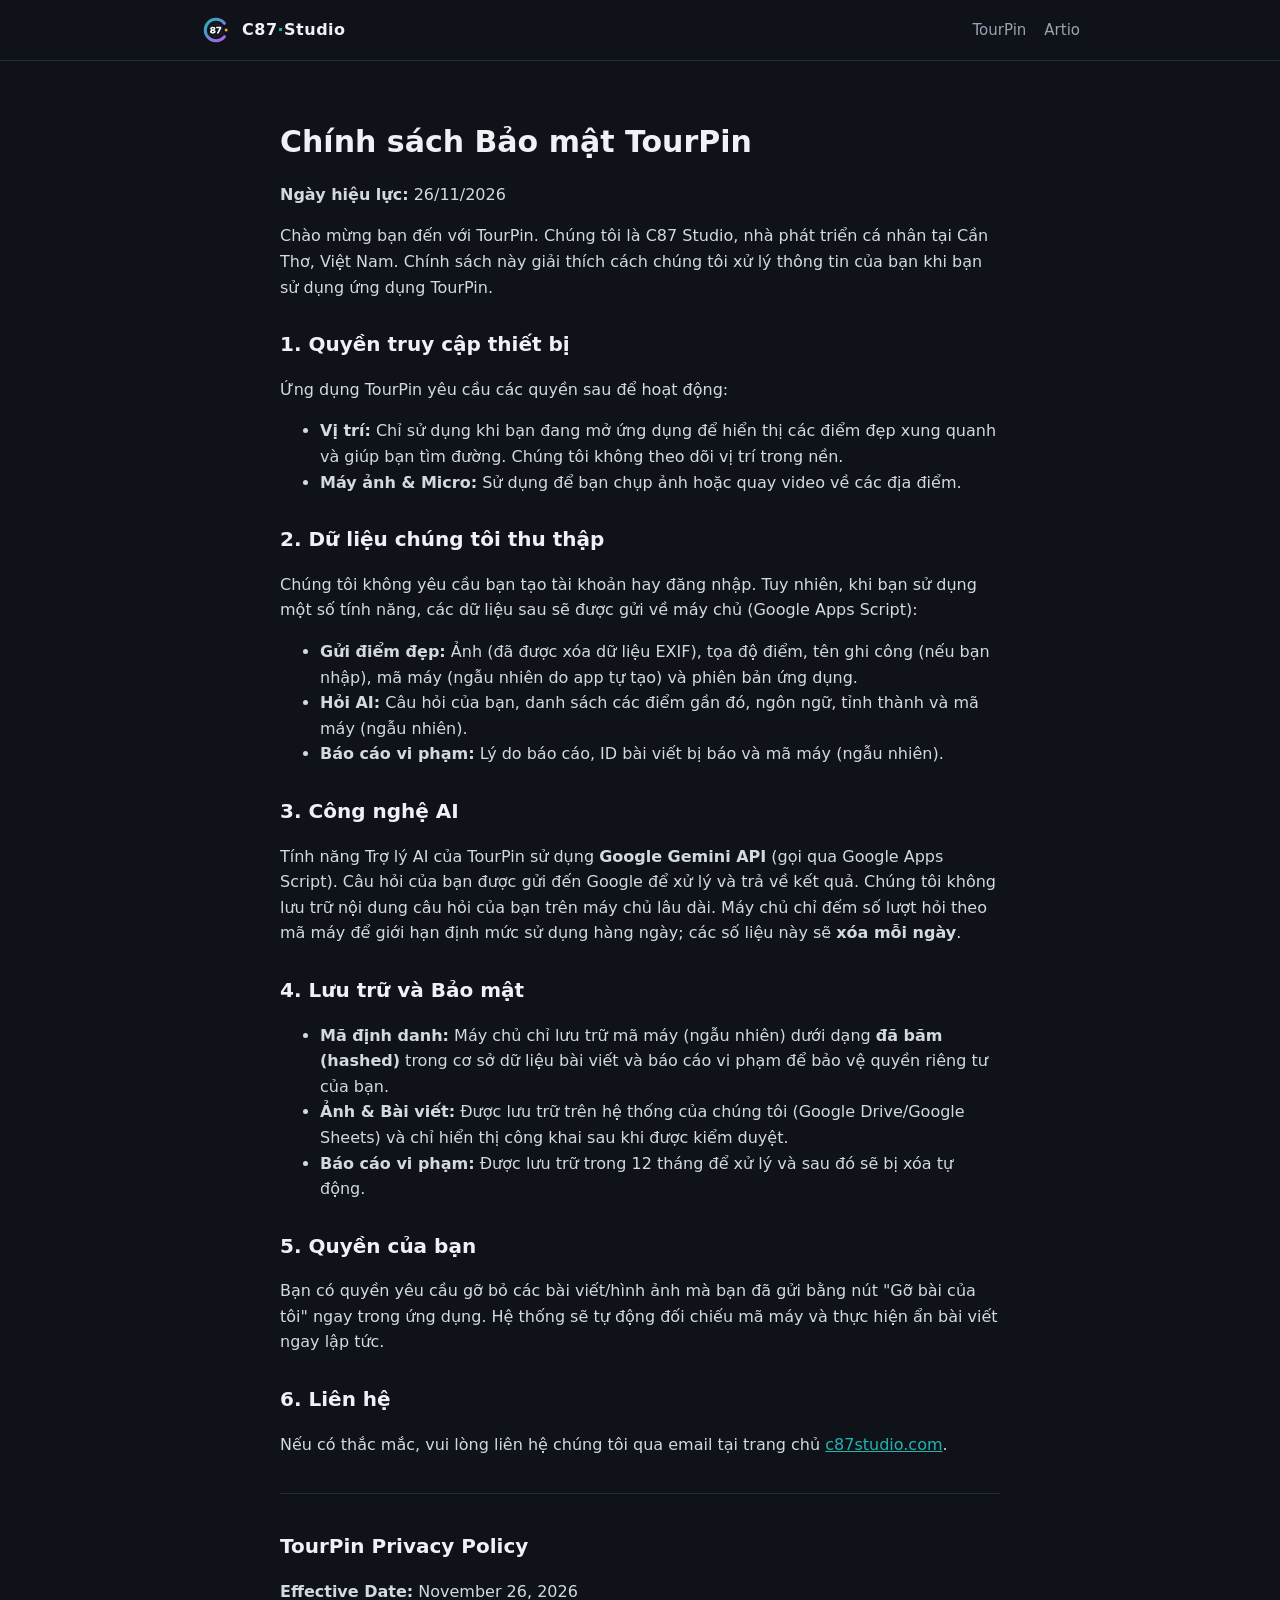
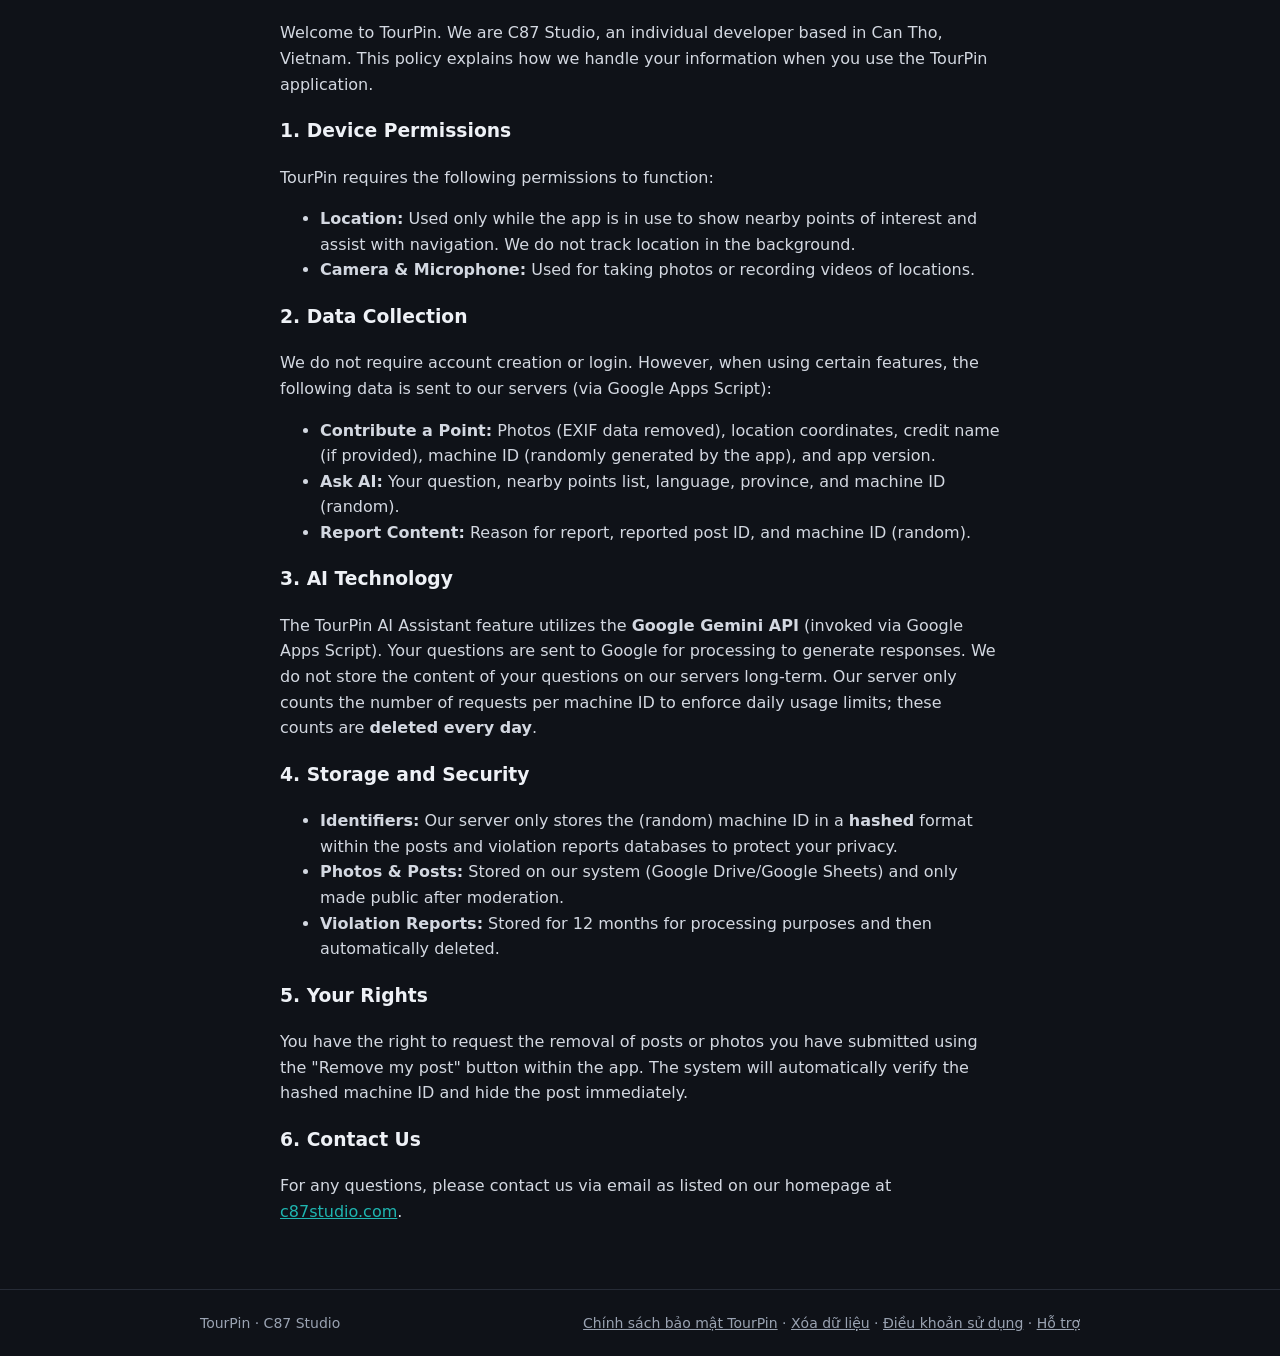
<file: tourpin/chinh-sach-bao-mat.html>
<!DOCTYPE html>
<html lang="vi">
<head>
<meta charset="utf-8">
<meta name="viewport" content="width=device-width, initial-scale=1">
<title>Chính sách Bảo mật TourPin | C87 Studio</title>
<link rel="icon" href="/assets/tourpin.png">
<link rel="apple-touch-icon" href="/assets/apple-touch-icon.png">
<link rel="stylesheet" href="/assets/site.css">
<style>:root { --accent: var(--tourpin); }</style>
</head>
<body>
<header class="top"><div class="wrap">
  <a class="brand" href="/"><img src="/assets/c87-logo.svg" alt="" width="32" height="32">C87<span>·</span>Studio</a>
  <nav><a href="/tourpin/">TourPin</a><a href="/artio/">Artio</a></nav>
</div></header>

<main class="wrap doc">
  <section id="vi" lang="vi">
    <h1>Chính sách Bảo mật TourPin</h1>
    <p><strong>Ngày hiệu lực:</strong> 26/11/2026</p>
    <p>Chào mừng bạn đến với TourPin. Chúng tôi là C87 Studio, nhà phát triển cá nhân tại Cần Thơ, Việt Nam. Chính sách này giải thích cách chúng tôi xử lý thông tin của bạn khi bạn sử dụng ứng dụng TourPin.</p>
    <h2>1. Quyền truy cập thiết bị</h2>
    <p>Ứng dụng TourPin yêu cầu các quyền sau để hoạt động:</p>
    <ul>
      <li><strong>Vị trí:</strong> Chỉ sử dụng khi bạn đang mở ứng dụng để hiển thị các điểm đẹp xung quanh và giúp bạn tìm đường. Chúng tôi không theo dõi vị trí trong nền.</li>
      <li><strong>Máy ảnh &amp; Micro:</strong> Sử dụng để bạn chụp ảnh hoặc quay video về các địa điểm.</li>
    </ul>
    <h2>2. Dữ liệu chúng tôi thu thập</h2>
    <p>Chúng tôi không yêu cầu bạn tạo tài khoản hay đăng nhập. Tuy nhiên, khi bạn sử dụng một số tính năng, các dữ liệu sau sẽ được gửi về máy chủ (Google Apps Script):</p>
    <ul>
      <li><strong>Gửi điểm đẹp:</strong> Ảnh (đã được xóa dữ liệu EXIF), tọa độ điểm, tên ghi công (nếu bạn nhập), mã máy (ngẫu nhiên do app tự tạo) và phiên bản ứng dụng.</li>
      <li><strong>Hỏi AI:</strong> Câu hỏi của bạn, danh sách các điểm gần đó, ngôn ngữ, tỉnh thành và mã máy (ngẫu nhiên).</li>
      <li><strong>Báo cáo vi phạm:</strong> Lý do báo cáo, ID bài viết bị báo và mã máy (ngẫu nhiên).</li>
    </ul>
    <h2>3. Công nghệ AI</h2>
    <p>Tính năng Trợ lý AI của TourPin sử dụng <strong>Google Gemini API</strong> (gọi qua Google Apps Script). Câu hỏi của bạn được gửi đến Google để xử lý và trả về kết quả. Chúng tôi không lưu trữ nội dung câu hỏi của bạn trên máy chủ lâu dài. Máy chủ chỉ đếm số lượt hỏi theo mã máy để giới hạn định mức sử dụng hàng ngày; các số liệu này sẽ <strong>xóa mỗi ngày</strong>.</p>
    <h2>4. Lưu trữ và Bảo mật</h2>
    <ul>
      <li><strong>Mã định danh:</strong> Máy chủ chỉ lưu trữ mã máy (ngẫu nhiên) dưới dạng <strong>đã băm (hashed)</strong> trong cơ sở dữ liệu bài viết và báo cáo vi phạm để bảo vệ quyền riêng tư của bạn.</li>
      <li><strong>Ảnh &amp; Bài viết:</strong> Được lưu trữ trên hệ thống của chúng tôi (Google Drive/Google Sheets) và chỉ hiển thị công khai sau khi được kiểm duyệt.</li>
      <li><strong>Báo cáo vi phạm:</strong> Được lưu trữ trong 12 tháng để xử lý và sau đó sẽ bị xóa tự động.</li>
    </ul>
    <h2>5. Quyền của bạn</h2>
    <p>Bạn có quyền yêu cầu gỡ bỏ các bài viết/hình ảnh mà bạn đã gửi bằng nút "Gỡ bài của tôi" ngay trong ứng dụng. Hệ thống sẽ tự động đối chiếu mã máy và thực hiện ẩn bài viết ngay lập tức.</p>
    <h2>6. Liên hệ</h2>
    <p>Nếu có thắc mắc, vui lòng liên hệ chúng tôi qua email tại trang chủ <a href="/">c87studio.com</a>.</p>
  </section>

  <hr>

  <section id="en" lang="en">
    <h2>TourPin Privacy Policy</h2>
    <p><strong>Effective Date:</strong> November 26, 2026</p>
    <p>Welcome to TourPin. We are C87 Studio, an individual developer based in Can Tho, Vietnam. This policy explains how we handle your information when you use the TourPin application.</p>
    <h3>1. Device Permissions</h3>
    <p>TourPin requires the following permissions to function:</p>
    <ul>
      <li><strong>Location:</strong> Used only while the app is in use to show nearby points of interest and assist with navigation. We do not track location in the background.</li>
      <li><strong>Camera &amp; Microphone:</strong> Used for taking photos or recording videos of locations.</li>
    </ul>
    <h3>2. Data Collection</h3>
    <p>We do not require account creation or login. However, when using certain features, the following data is sent to our servers (via Google Apps Script):</p>
    <ul>
      <li><strong>Contribute a Point:</strong> Photos (EXIF data removed), location coordinates, credit name (if provided), machine ID (randomly generated by the app), and app version.</li>
      <li><strong>Ask AI:</strong> Your question, nearby points list, language, province, and machine ID (random).</li>
      <li><strong>Report Content:</strong> Reason for report, reported post ID, and machine ID (random).</li>
    </ul>
    <h3>3. AI Technology</h3>
    <p>The TourPin AI Assistant feature utilizes the <strong>Google Gemini API</strong> (invoked via Google Apps Script). Your questions are sent to Google for processing to generate responses. We do not store the content of your questions on our servers long-term. Our server only counts the number of requests per machine ID to enforce daily usage limits; these counts are <strong>deleted every day</strong>.</p>
    <h3>4. Storage and Security</h3>
    <ul>
      <li><strong>Identifiers:</strong> Our server only stores the (random) machine ID in a <strong>hashed</strong> format within the posts and violation reports databases to protect your privacy.</li>
      <li><strong>Photos &amp; Posts:</strong> Stored on our system (Google Drive/Google Sheets) and only made public after moderation.</li>
      <li><strong>Violation Reports:</strong> Stored for 12 months for processing purposes and then automatically deleted.</li>
    </ul>
    <h3>5. Your Rights</h3>
    <p>You have the right to request the removal of posts or photos you have submitted using the "Remove my post" button within the app. The system will automatically verify the hashed machine ID and hide the post immediately.</p>
    <h3>6. Contact Us</h3>
    <p>For any questions, please contact us via email as listed on our homepage at <a href="/">c87studio.com</a>.</p>
  </section>
</main>

<footer><div class="wrap">
  <span>TourPin · C87 Studio</span>
  <span>
    <a href="/tourpin/chinh-sach-bao-mat.html">Chính sách bảo mật TourPin</a> ·
    <a href="/xoa-du-lieu.html">Xóa dữ liệu</a> ·
    <a href="/dieu-khoan.html">Điều khoản sử dụng</a> ·
    <a href="/ho-tro.html">Hỗ trợ</a>
  </span>
</div></footer>
</body>
</html>
</file>
<file: assets/site.css>
:root {
  --bg: #0f1218;
  --card: #181c24;
  --line: #262b36;
  --text: #eef1f6;
  --muted: #9aa3b2;
  --accent: #f5a623;
  --tourpin: #1fb5b0;
  --artio: #b45cf0;
}
* { box-sizing: border-box; }
html { -webkit-text-size-adjust: 100%; }
body {
  margin: 0;
  background: var(--bg);
  color: var(--text);
  font: 16px/1.6 system-ui, -apple-system, "Segoe UI", Roboto, "Noto Sans", sans-serif;
}
a { color: var(--accent); }
.wrap { max-width: 920px; margin: 0 auto; padding: 0 20px; }
header.top { border-bottom: 1px solid var(--line); }
header.top .wrap { display: flex; align-items: center; justify-content: space-between; height: 60px; }
.brand { color: var(--text); text-decoration: none; font-weight: 800; letter-spacing: .5px; display: inline-flex; align-items: center; }
.brand img { display: block; margin-right: 10px; }
.brand span { color: var(--accent); }
nav a { color: var(--muted); text-decoration: none; margin-left: 18px; font-size: 15px; }
nav a:hover { color: var(--text); }
.hero { padding: 56px 0 28px; }
.hero h1 { font-size: clamp(28px, 5vw, 44px); line-height: 1.2; margin: 0 0 12px; }
.hero p { color: var(--muted); font-size: 18px; margin: 0; max-width: 640px; }
.apps { display: grid; grid-template-columns: repeat(auto-fit, minmax(260px, 1fr)); gap: 18px; padding: 24px 0 48px; }
.app {
  background: var(--card); border: 1px solid var(--line); border-radius: 20px;
  padding: 22px; display: flex; flex-direction: column; gap: 12px;
}
.app img { width: 72px; height: 72px; border-radius: 18px; }
.app h2 { margin: 4px 0 0; font-size: 22px; }
.app p { margin: 0; color: var(--muted); flex: 1; }
.btns { display: flex; flex-wrap: wrap; gap: 10px; margin-top: 6px; }
.btn {
  display: inline-block; padding: 10px 16px; border-radius: 999px; text-decoration: none;
  font-weight: 600; font-size: 15px; border: 1px solid var(--line); color: var(--text);
}
.btn.main { background: var(--accent); border-color: var(--accent); color: #1a1205; }
.tag { display: inline-block; font-size: 13px; color: var(--accent); border: 1px solid #5a4316; border-radius: 999px; padding: 2px 10px; }
.page-head { display: flex; gap: 18px; align-items: center; padding: 44px 0 10px; }
.page-head img { width: 96px; height: 96px; border-radius: 24px; }
.page-head h1 { margin: 0; font-size: clamp(28px, 5vw, 40px); }
.features { display: grid; grid-template-columns: repeat(auto-fit, minmax(240px, 1fr)); gap: 14px; padding: 18px 0 34px; }
.feature { background: var(--card); border: 1px solid var(--line); border-radius: 16px; padding: 16px 18px; }
.feature b { display: block; margin-bottom: 4px; }
.feature span { color: var(--muted); font-size: 15px; }
.doc { max-width: 720px; padding: 32px 0 48px; }
.doc h1 { font-size: 30px; margin-bottom: 4px; }
.doc h2 { font-size: 20px; margin-top: 28px; }
.doc p, .doc li { color: #d3d8e1; }
.doc hr { border: 0; border-top: 1px solid var(--line); margin: 36px 0; }
.doc details { background: var(--card); border: 1px solid var(--line); border-radius: 16px; padding: 0 16px; margin-top: 12px; }
.doc summary { cursor: pointer; font-weight: 700; padding: 12px 0; }
.doc dt { font-weight: 600; }
.doc dd { color: #d3d8e1; margin: 0 0 12px; }
@media (max-width: 760px) {
  .doc { padding-inline: 20px; }
}
.muted { color: var(--muted); }
footer { border-top: 1px solid var(--line); color: var(--muted); font-size: 14px; }
footer .wrap { padding: 22px 20px; display: flex; flex-wrap: wrap; gap: 8px 22px; justify-content: space-between; }
footer a { color: var(--muted); }
</file>
<file: assets/carousel.css>
/* Dải ảnh cong 3D — C87 Studio tự viết */
.carousel { padding: 18px 0 8px; user-select: none; -webkit-user-select: none; }
.carousel-stage {
  position: relative; height: 340px; perspective: 1100px; overflow: hidden;
  touch-action: pan-y; cursor: grab;
}
.carousel-stage:active { cursor: grabbing; }
.carousel-card {
  position: absolute; left: 50%; top: 20px; width: 200px; height: 250px; margin-left: -100px;
  border-radius: 16px; overflow: hidden; background: #222;
  box-shadow: 0 14px 34px rgba(0, 0, 0, .45);
  transition: transform .45s cubic-bezier(.2, .8, .2, 1), opacity .45s, filter .45s;
  will-change: transform;
}
.carousel-card img { width: 100%; height: 100%; object-fit: cover; display: block; pointer-events: none; }
.carousel-card.is-active { box-shadow: 0 18px 44px rgba(0, 0, 0, .6), 0 0 0 2px var(--accent); }
.carousel-caption { text-align: center; min-height: 52px; }
.carousel-caption b { display: block; font-size: 18px; }
.carousel-caption span { color: var(--muted); font-size: 14px; }
.carousel-nav { display: flex; justify-content: center; align-items: center; gap: 14px; margin-top: 6px; }
.carousel-nav button {
  width: 40px; height: 40px; border-radius: 50%; border: 1px solid var(--line);
  background: var(--card); color: var(--text); font-size: 18px; cursor: pointer;
}
.carousel-dots { display: flex; gap: 6px; }
.carousel-dots i { width: 6px; height: 6px; border-radius: 3px; background: var(--line); transition: width .3s, background .3s; }
.carousel-dots i.on { width: 18px; background: var(--accent); }
@media (min-width: 700px) {
  .carousel-stage { height: 400px; }
  .carousel-card { width: 240px; height: 300px; margin-left: -120px; }
}
@media (prefers-reduced-motion: reduce) { .carousel-card { transition: none; } }
</file>
